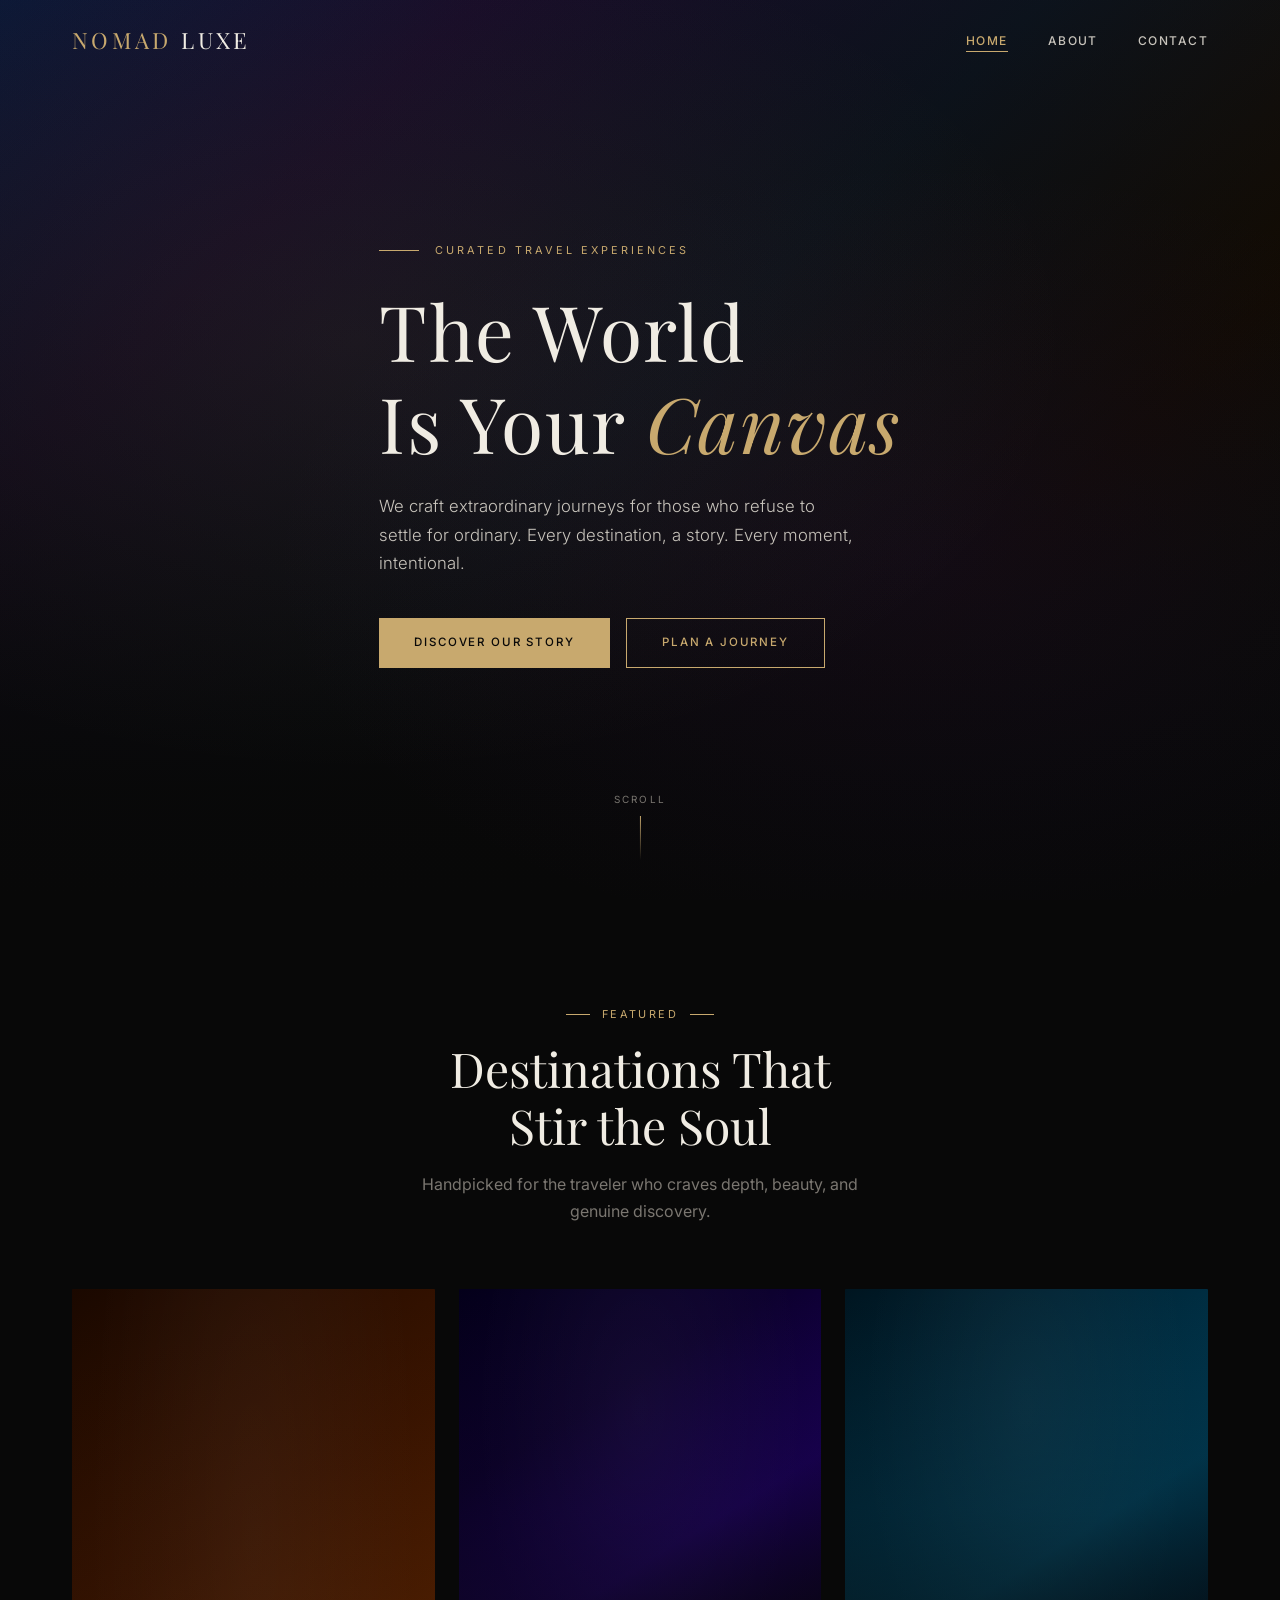
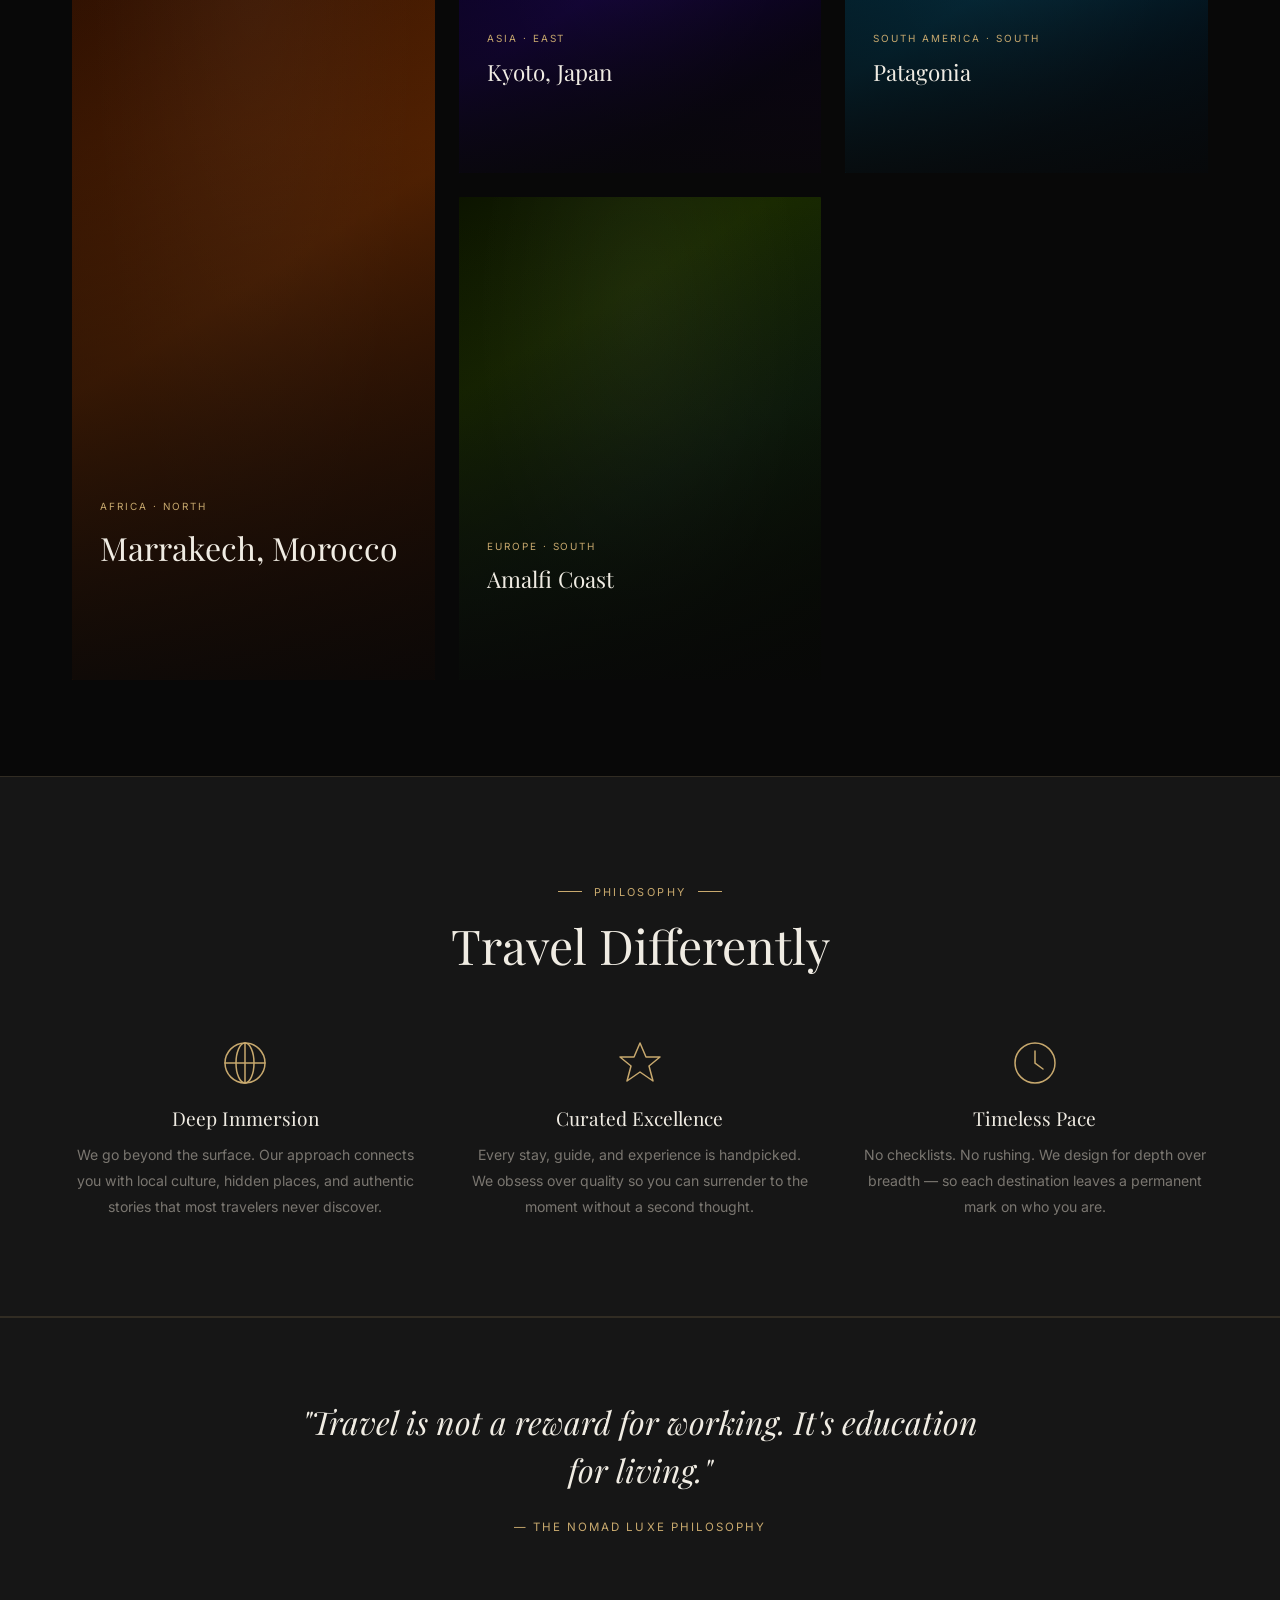
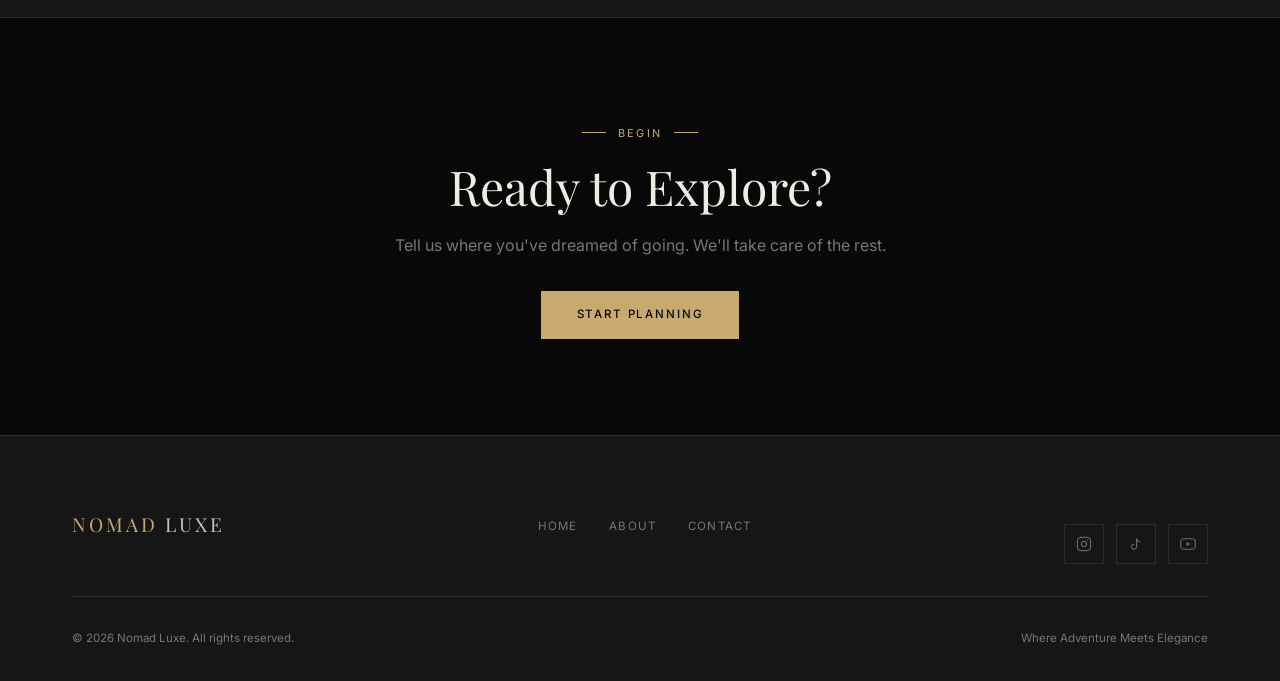
<file: index.html>
<!DOCTYPE html>
<html lang="en">
<head>
  <meta charset="UTF-8">
  <meta name="viewport" content="width=device-width, initial-scale=1.0">
  <title>Nomad Luxe — Where Adventure Meets Elegance</title>
  <meta name="description" content="Curated travel experiences for the discerning adventurer. Explore iconic destinations with a luxury lens.">
  <meta name="keywords" content="luxury travel, adventure travel, curated destinations, travel lifestyle">
  <meta property="og:title" content="Nomad Luxe — Where Adventure Meets Elegance">
  <meta property="og:description" content="Curated travel experiences for the discerning adventurer.">
  <meta property="og:type" content="website">
  <link rel="preconnect" href="https://fonts.googleapis.com">
  <link rel="preconnect" href="https://fonts.gstatic.com" crossorigin>
  <link href="https://fonts.googleapis.com/css2?family=Playfair+Display:ital,wght@0,400;0,500;0,600;0,700;1,400;1,500&family=Inter:wght@300;400;500;600&display=swap" rel="stylesheet">
  <link rel="stylesheet" href="css/style.css">
</head>
<body>

  <nav class="navbar">
    <div class="container nav-inner">
      <a href="index.html" class="nav-logo">Nomad <span>Luxe</span></a>
      <ul class="nav-links">
        <li><a href="index.html">Home</a></li>
        <li><a href="about.html">About</a></li>
        <li><a href="contact.html">Contact</a></li>
      </ul>
      <button class="nav-toggle" aria-label="Toggle menu">
        <span></span><span></span><span></span>
      </button>
    </div>
  </nav>

  <!-- Hero -->
  <section class="hero">
    <div class="hero-bg"></div>
    <div class="container">
      <div class="hero-content">
        <div class="hero-eyebrow">Curated Travel Experiences</div>
        <h1>The World<br>Is Your <em>Canvas</em></h1>
        <p class="hero-subtitle">We craft extraordinary journeys for those who refuse to settle for ordinary. Every destination, a story. Every moment, intentional.</p>
        <div class="hero-actions">
          <a href="about.html" class="btn btn-primary">Discover Our Story</a>
          <a href="contact.html" class="btn btn-outline">Plan a Journey</a>
        </div>
      </div>
    </div>
    <div class="hero-scroll">Scroll</div>
  </section>

  <!-- Destinations -->
  <section class="section">
    <div class="container">
      <div class="section-header fade-in">
        <div class="section-eyebrow">Featured</div>
        <h2 class="section-title">Destinations That<br>Stir the Soul</h2>
        <p class="section-subtitle">Handpicked for the traveler who craves depth, beauty, and genuine discovery.</p>
      </div>
      <div class="destinations-grid">
        <div class="destination-card fade-in">
          <div class="card-bg card-bg--morocco"></div>
          <div class="card-overlay"></div>
          <div class="card-content">
            <div class="card-region">Africa · North</div>
            <div class="card-title">Marrakech, Morocco</div>
            <p class="card-desc">Ancient medinas, rooftop riads, and the intoxicating scent of spice markets at golden hour.</p>
          </div>
        </div>
        <div class="destination-card fade-in">
          <div class="card-bg card-bg--japan"></div>
          <div class="card-overlay"></div>
          <div class="card-content">
            <div class="card-region">Asia · East</div>
            <div class="card-title">Kyoto, Japan</div>
            <p class="card-desc">Where centuries of tradition breathe quietly beneath lantern-lit streets and cherry blossoms.</p>
          </div>
        </div>
        <div class="destination-card fade-in">
          <div class="card-bg card-bg--patagonia"></div>
          <div class="card-overlay"></div>
          <div class="card-content">
            <div class="card-region">South America · South</div>
            <div class="card-title">Patagonia</div>
            <p class="card-desc">Raw, untamed landscapes at the end of the earth — glaciers, peaks, and silence profound.</p>
          </div>
        </div>
        <div class="destination-card fade-in">
          <div class="card-bg card-bg--amalfi"></div>
          <div class="card-overlay"></div>
          <div class="card-content">
            <div class="card-region">Europe · South</div>
            <div class="card-title">Amalfi Coast</div>
            <p class="card-desc">Cliffside villages draped in bougainvillea, sea-salted air, and la dolce vita in every bite.</p>
          </div>
        </div>
      </div>
    </div>
  </section>

  <!-- Philosophy -->
  <section class="section" style="background:var(--dark-2);border-top:1px solid var(--border);border-bottom:1px solid var(--border);">
    <div class="container">
      <div class="section-header fade-in">
        <div class="section-eyebrow">Philosophy</div>
        <h2 class="section-title">Travel Differently</h2>
      </div>
      <div class="features-grid">
        <div class="feature-item fade-in">
          <div class="feature-icon">
            <svg viewBox="0 0 48 48" fill="none" stroke="currentColor" stroke-width="1.5" stroke-linecap="round">
              <circle cx="24" cy="24" r="20"/>
              <ellipse cx="24" cy="24" rx="9" ry="20"/>
              <line x1="4" y1="24" x2="44" y2="24"/>
              <line x1="24" y1="4" x2="24" y2="44"/>
            </svg>
          </div>
          <h3 class="feature-title">Deep Immersion</h3>
          <p class="feature-text">We go beyond the surface. Our approach connects you with local culture, hidden places, and authentic stories that most travelers never discover.</p>
        </div>
        <div class="feature-item fade-in">
          <div class="feature-icon">
            <svg viewBox="0 0 48 48" fill="none" stroke="currentColor" stroke-width="1.5" stroke-linecap="round" stroke-linejoin="round">
              <path d="M24 4 L30 18 L44 18 L33 27 L37 42 L24 33 L11 42 L15 27 L4 18 L18 18 Z"/>
            </svg>
          </div>
          <h3 class="feature-title">Curated Excellence</h3>
          <p class="feature-text">Every stay, guide, and experience is handpicked. We obsess over quality so you can surrender to the moment without a second thought.</p>
        </div>
        <div class="feature-item fade-in">
          <div class="feature-icon">
            <svg viewBox="0 0 48 48" fill="none" stroke="currentColor" stroke-width="1.5" stroke-linecap="round">
              <circle cx="24" cy="24" r="20"/>
              <polyline points="24,12 24,24 32,30"/>
            </svg>
          </div>
          <h3 class="feature-title">Timeless Pace</h3>
          <p class="feature-text">No checklists. No rushing. We design for depth over breadth — so each destination leaves a permanent mark on who you are.</p>
        </div>
      </div>
    </div>
  </section>

  <!-- Quote -->
  <div class="quote-section fade-in">
    <div class="container">
      <p class="quote-text">"Travel is not a reward for working. It's education for living."</p>
      <div class="quote-author">— The Nomad Luxe Philosophy</div>
    </div>
  </div>

  <!-- CTA -->
  <section class="section cta-section">
    <div class="container">
      <div class="fade-in">
        <div class="section-eyebrow" style="justify-content:center;">Begin</div>
        <h2 class="section-title">Ready to Explore?</h2>
        <p>Tell us where you've dreamed of going. We'll take care of the rest.</p>
        <a href="contact.html" class="btn btn-primary">Start Planning</a>
      </div>
    </div>
  </section>

  <footer class="footer">
    <div class="container">
      <div class="footer-inner">
        <div class="footer-logo">Nomad <span>Luxe</span></div>
        <ul class="footer-nav">
          <li><a href="index.html">Home</a></li>
          <li><a href="about.html">About</a></li>
          <li><a href="contact.html">Contact</a></li>
        </ul>
        <div class="social-links">
          <a href="#" class="social-link" aria-label="Instagram">
            <svg width="16" height="16" viewBox="0 0 24 24" fill="none" stroke="currentColor" stroke-width="1.5" stroke-linecap="round">
              <rect x="2" y="2" width="20" height="20" rx="5"/>
              <circle cx="12" cy="12" r="4"/>
              <circle cx="17.5" cy="6.5" r="1" fill="currentColor" stroke="none"/>
            </svg>
          </a>
          <a href="#" class="social-link" aria-label="TikTok">
            <svg width="16" height="16" viewBox="0 0 24 24" fill="none" stroke="currentColor" stroke-width="1.5" stroke-linecap="round">
              <path d="M9 12a4 4 0 1 0 4 4V4a5 5 0 0 0 5 5"/>
            </svg>
          </a>
          <a href="#" class="social-link" aria-label="YouTube">
            <svg width="16" height="16" viewBox="0 0 24 24" fill="none" stroke="currentColor" stroke-width="1.5" stroke-linecap="round">
              <path d="M22.54 6.42a2.78 2.78 0 0 0-1.95-1.96C18.88 4 12 4 12 4s-6.88 0-8.59.46a2.78 2.78 0 0 0-1.95 1.96A29 29 0 0 0 1 12a29 29 0 0 0 .46 5.58 2.78 2.78 0 0 0 1.95 1.96C5.12 20 12 20 12 20s6.88 0 8.59-.46a2.78 2.78 0 0 0 1.95-1.96A29 29 0 0 0 23 12a29 29 0 0 0-.46-5.58z"/>
              <polygon points="9.75 15.02 15.5 12 9.75 8.98 9.75 15.02" fill="currentColor" stroke="none"/>
            </svg>
          </a>
        </div>
      </div>
      <div class="footer-bottom">
        <p class="footer-copy">© 2026 Nomad Luxe. All rights reserved.</p>
        <p class="footer-copy">Where Adventure Meets Elegance</p>
      </div>
    </div>
  </footer>

  <script src="js/main.js"></script>
</body>
</html>
</file>
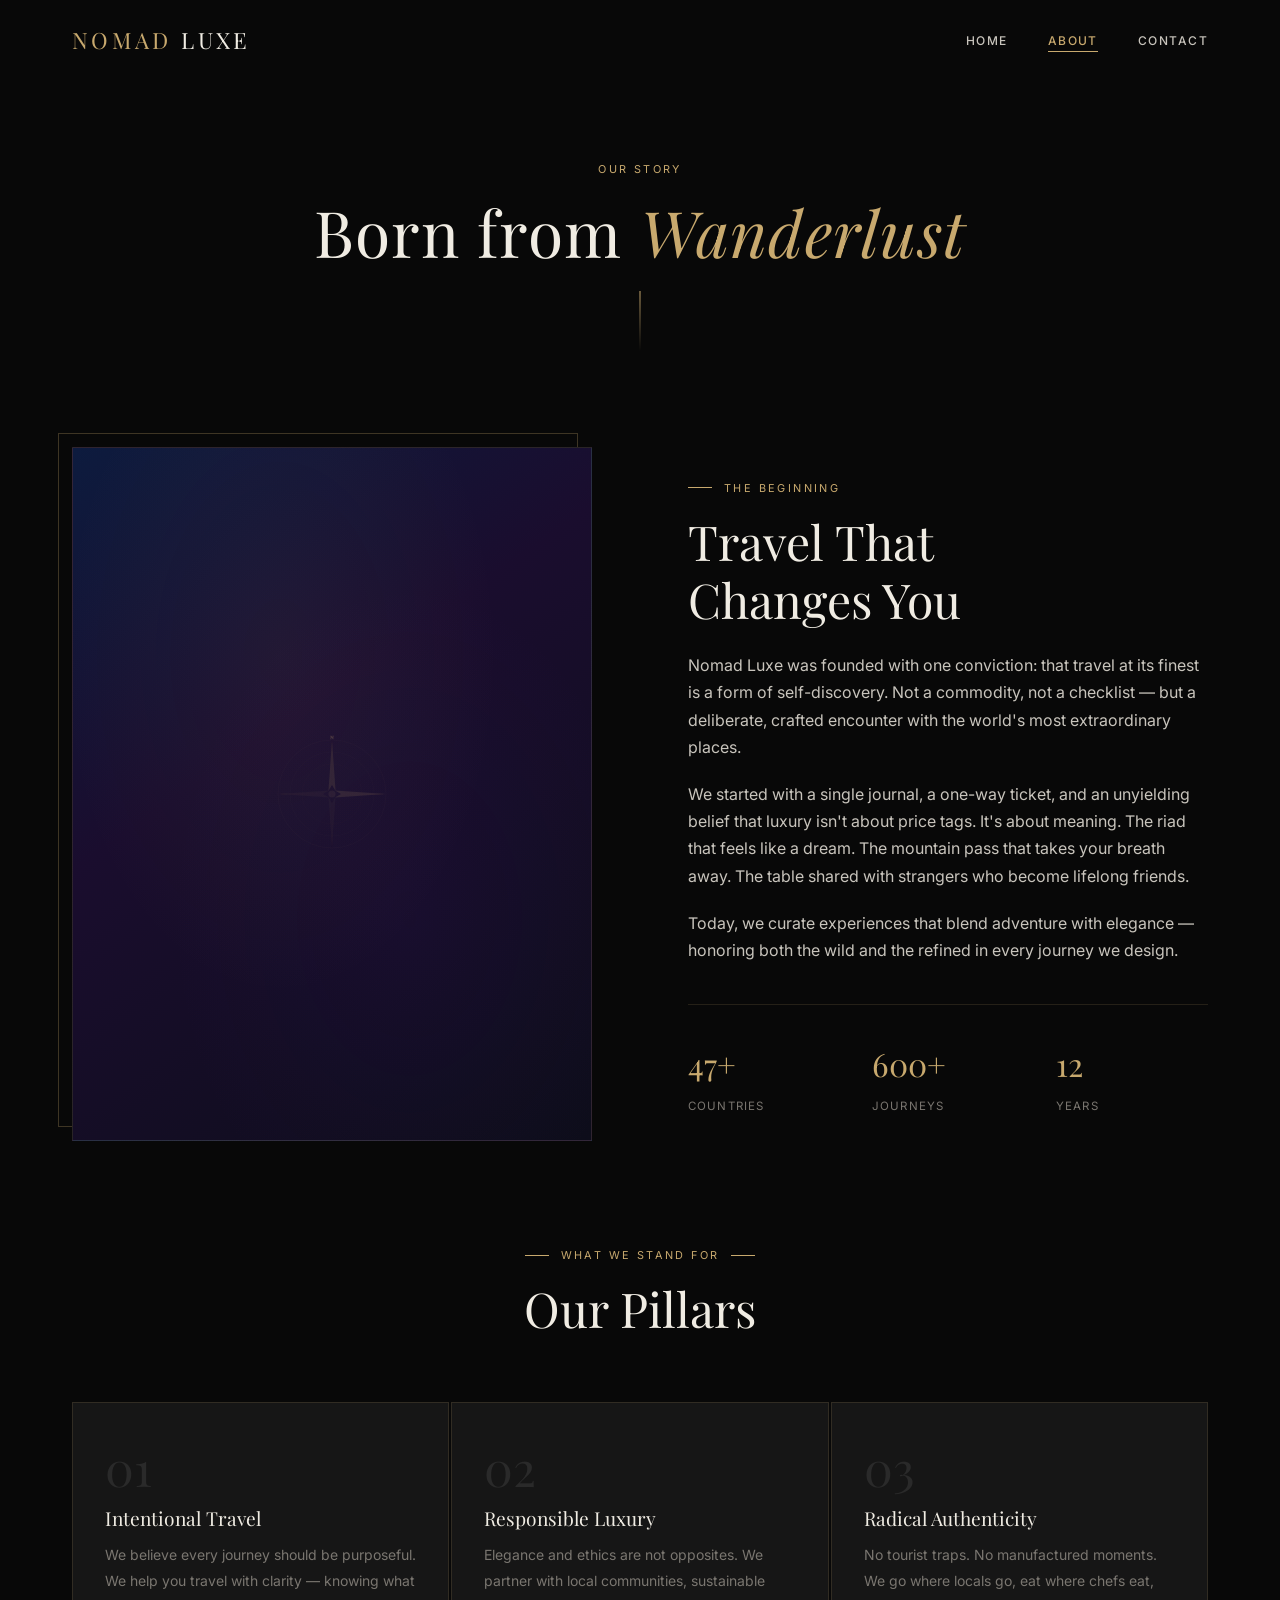
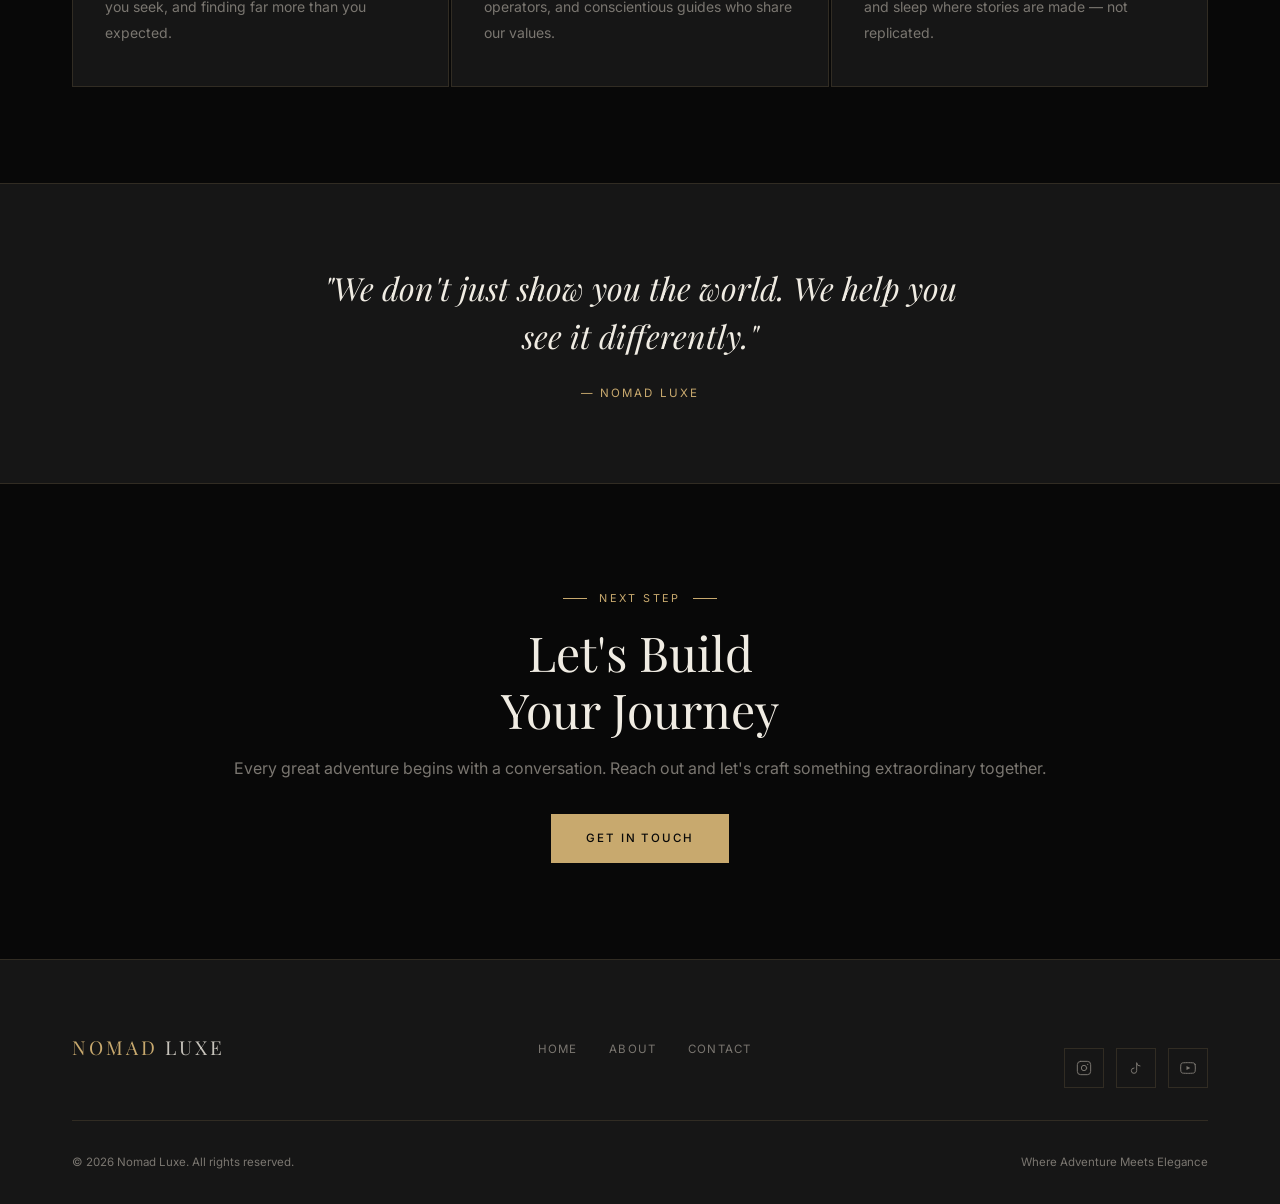
<file: about.html>
<!DOCTYPE html>
<html lang="en">
<head>
  <meta charset="UTF-8">
  <meta name="viewport" content="width=device-width, initial-scale=1.0">
  <title>About — Nomad Luxe</title>
  <meta name="description" content="The story behind Nomad Luxe — a travel brand built on the belief that every journey should be transformative, intentional, and extraordinary.">
  <meta name="keywords" content="about nomad luxe, luxury travel brand, travel philosophy, adventure travel story">
  <link rel="preconnect" href="https://fonts.googleapis.com">
  <link rel="preconnect" href="https://fonts.gstatic.com" crossorigin>
  <link href="https://fonts.googleapis.com/css2?family=Playfair+Display:ital,wght@0,400;0,500;0,600;0,700;1,400;1,500&family=Inter:wght@300;400;500;600&display=swap" rel="stylesheet">
  <link rel="stylesheet" href="css/style.css">
</head>
<body>

  <nav class="navbar">
    <div class="container nav-inner">
      <a href="index.html" class="nav-logo">Nomad <span>Luxe</span></a>
      <ul class="nav-links">
        <li><a href="index.html">Home</a></li>
        <li><a href="about.html">About</a></li>
        <li><a href="contact.html">Contact</a></li>
      </ul>
      <button class="nav-toggle" aria-label="Toggle menu">
        <span></span><span></span><span></span>
      </button>
    </div>
  </nav>

  <!-- Page Hero -->
  <section class="page-hero">
    <div class="container">
      <div class="page-eyebrow">Our Story</div>
      <h1 class="page-title">Born from <em style="font-style:italic;color:var(--gold);">Wanderlust</em></h1>
    </div>
  </section>

  <!-- Story -->
  <section class="section">
    <div class="container">
      <div class="about-story">
        <div class="about-image fade-in">
          <div class="about-image-bg">
            <!-- Compass rose illustration -->
            <svg viewBox="0 0 200 200" fill="none" stroke="currentColor" stroke-width="0.75" xmlns="http://www.w3.org/2000/svg">
              <circle cx="100" cy="100" r="90" stroke-opacity="0.3"/>
              <circle cx="100" cy="100" r="70" stroke-opacity="0.2"/>
              <circle cx="100" cy="100" r="50" stroke-opacity="0.15"/>
              <circle cx="100" cy="100" r="6" fill="currentColor" fill-opacity="0.4" stroke="none"/>
              <!-- Cardinal points -->
              <polygon points="100,10 106,95 100,85 94,95" fill="currentColor" fill-opacity="0.6" stroke="none"/>
              <polygon points="100,190 106,105 100,115 94,105" fill="currentColor" fill-opacity="0.2" stroke="none"/>
              <polygon points="10,100 95,94 85,100 95,106" fill="currentColor" fill-opacity="0.2" stroke="none"/>
              <polygon points="190,100 105,94 115,100 105,106" fill="currentColor" fill-opacity="0.6" stroke="none"/>
              <!-- Diagonal lines -->
              <line x1="100" y1="10"  x2="100" y2="190" stroke-opacity="0.1"/>
              <line x1="10"  y1="100" x2="190" y2="100" stroke-opacity="0.1"/>
              <line x1="27"  y1="27"  x2="173" y2="173" stroke-opacity="0.08"/>
              <line x1="173" y1="27"  x2="27"  y2="173" stroke-opacity="0.08"/>
              <!-- Tick marks -->
              <line x1="100" y1="15" x2="100" y2="25" stroke-opacity="0.3"/>
              <line x1="100" y1="175" x2="100" y2="185" stroke-opacity="0.3"/>
              <line x1="15"  y1="100" x2="25"  y2="100" stroke-opacity="0.3"/>
              <line x1="175" y1="100" x2="185" y2="100" stroke-opacity="0.3"/>
              <!-- N label -->
              <text x="100" y="8" text-anchor="middle" font-size="8" fill="currentColor" fill-opacity="0.5" font-family="serif">N</text>
            </svg>
          </div>
        </div>
        <div class="about-text">
          <div class="section-eyebrow">The Beginning</div>
          <h2>Travel That<br>Changes You</h2>
          <p>Nomad Luxe was founded with one conviction: that travel at its finest is a form of self-discovery. Not a commodity, not a checklist — but a deliberate, crafted encounter with the world's most extraordinary places.</p>
          <p>We started with a single journal, a one-way ticket, and an unyielding belief that luxury isn't about price tags. It's about meaning. The riad that feels like a dream. The mountain pass that takes your breath away. The table shared with strangers who become lifelong friends.</p>
          <p>Today, we curate experiences that blend adventure with elegance — honoring both the wild and the refined in every journey we design.</p>
          <div class="about-stats fade-in">
            <div>
              <span class="stat-value">47+</span>
              <span class="stat-label">Countries</span>
            </div>
            <div>
              <span class="stat-value">600+</span>
              <span class="stat-label">Journeys</span>
            </div>
            <div>
              <span class="stat-value">12</span>
              <span class="stat-label">Years</span>
            </div>
          </div>
        </div>
      </div>
    </div>
  </section>

  <!-- Values -->
  <section class="section" style="padding-top:0;">
    <div class="container">
      <div class="section-header fade-in">
        <div class="section-eyebrow">What We Stand For</div>
        <h2 class="section-title">Our Pillars</h2>
      </div>
      <div class="values-grid">
        <div class="value-card fade-in">
          <span class="value-number">01</span>
          <h3 class="value-title">Intentional Travel</h3>
          <p class="value-text">We believe every journey should be purposeful. We help you travel with clarity — knowing what you seek, and finding far more than you expected.</p>
        </div>
        <div class="value-card fade-in">
          <span class="value-number">02</span>
          <h3 class="value-title">Responsible Luxury</h3>
          <p class="value-text">Elegance and ethics are not opposites. We partner with local communities, sustainable operators, and conscientious guides who share our values.</p>
        </div>
        <div class="value-card fade-in">
          <span class="value-number">03</span>
          <h3 class="value-title">Radical Authenticity</h3>
          <p class="value-text">No tourist traps. No manufactured moments. We go where locals go, eat where chefs eat, and sleep where stories are made — not replicated.</p>
        </div>
      </div>
    </div>
  </section>

  <!-- Quote -->
  <div class="quote-section fade-in">
    <div class="container">
      <p class="quote-text">"We don't just show you the world. We help you see it differently."</p>
      <div class="quote-author">— Nomad Luxe</div>
    </div>
  </div>

  <!-- CTA -->
  <section class="section cta-section">
    <div class="container">
      <div class="fade-in">
        <div class="section-eyebrow" style="justify-content:center;">Next Step</div>
        <h2 class="section-title">Let's Build<br>Your Journey</h2>
        <p>Every great adventure begins with a conversation. Reach out and let's craft something extraordinary together.</p>
        <a href="contact.html" class="btn btn-primary">Get in Touch</a>
      </div>
    </div>
  </section>

  <footer class="footer">
    <div class="container">
      <div class="footer-inner">
        <div class="footer-logo">Nomad <span>Luxe</span></div>
        <ul class="footer-nav">
          <li><a href="index.html">Home</a></li>
          <li><a href="about.html">About</a></li>
          <li><a href="contact.html">Contact</a></li>
        </ul>
        <div class="social-links">
          <a href="#" class="social-link" aria-label="Instagram">
            <svg width="16" height="16" viewBox="0 0 24 24" fill="none" stroke="currentColor" stroke-width="1.5" stroke-linecap="round">
              <rect x="2" y="2" width="20" height="20" rx="5"/>
              <circle cx="12" cy="12" r="4"/>
              <circle cx="17.5" cy="6.5" r="1" fill="currentColor" stroke="none"/>
            </svg>
          </a>
          <a href="#" class="social-link" aria-label="TikTok">
            <svg width="16" height="16" viewBox="0 0 24 24" fill="none" stroke="currentColor" stroke-width="1.5" stroke-linecap="round">
              <path d="M9 12a4 4 0 1 0 4 4V4a5 5 0 0 0 5 5"/>
            </svg>
          </a>
          <a href="#" class="social-link" aria-label="YouTube">
            <svg width="16" height="16" viewBox="0 0 24 24" fill="none" stroke="currentColor" stroke-width="1.5" stroke-linecap="round">
              <path d="M22.54 6.42a2.78 2.78 0 0 0-1.95-1.96C18.88 4 12 4 12 4s-6.88 0-8.59.46a2.78 2.78 0 0 0-1.95 1.96A29 29 0 0 0 1 12a29 29 0 0 0 .46 5.58 2.78 2.78 0 0 0 1.95 1.96C5.12 20 12 20 12 20s6.88 0 8.59-.46a2.78 2.78 0 0 0 1.95-1.96A29 29 0 0 0 23 12a29 29 0 0 0-.46-5.58z"/>
              <polygon points="9.75 15.02 15.5 12 9.75 8.98 9.75 15.02" fill="currentColor" stroke="none"/>
            </svg>
          </a>
        </div>
      </div>
      <div class="footer-bottom">
        <p class="footer-copy">© 2026 Nomad Luxe. All rights reserved.</p>
        <p class="footer-copy">Where Adventure Meets Elegance</p>
      </div>
    </div>
  </footer>

  <script src="js/main.js"></script>
</body>
</html>
</file>
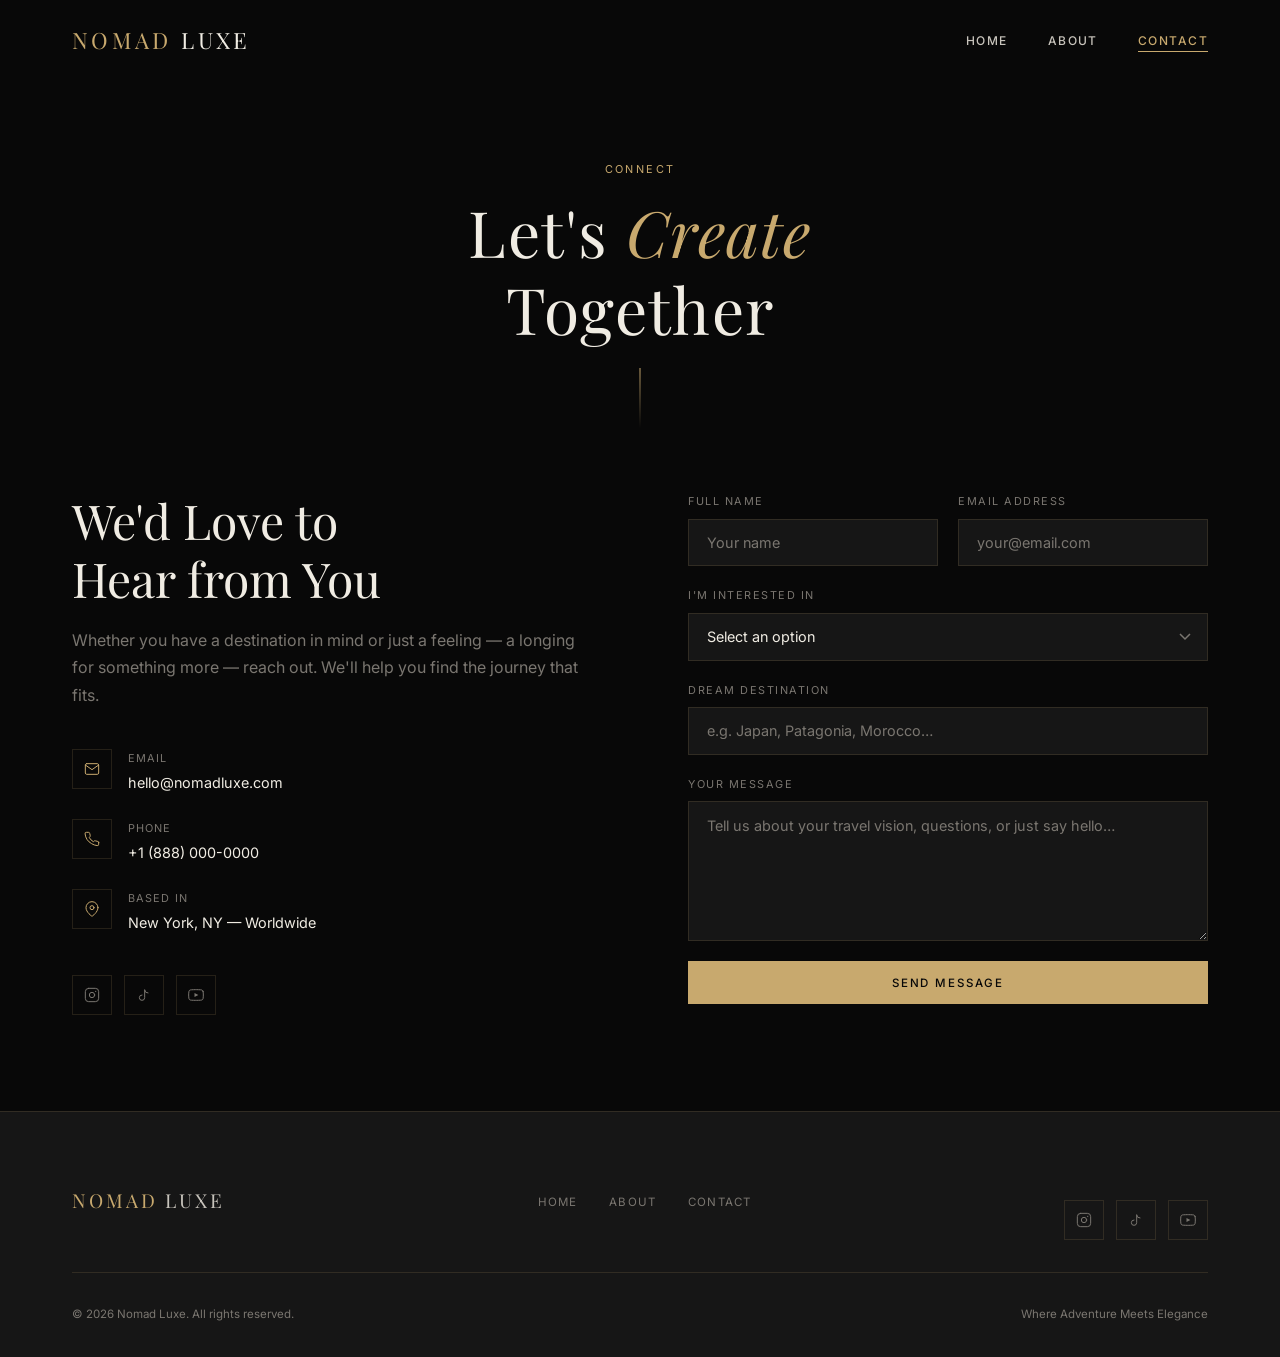
<file: contact.html>
<!DOCTYPE html>
<html lang="en">
<head>
  <meta charset="UTF-8">
  <meta name="viewport" content="width=device-width, initial-scale=1.0">
  <title>Contact — Nomad Luxe</title>
  <meta name="description" content="Start planning your next extraordinary journey. Reach out to Nomad Luxe and let's craft your perfect travel experience.">
  <meta name="keywords" content="contact nomad luxe, plan luxury travel, travel consultation, adventure trip planning">
  <link rel="preconnect" href="https://fonts.googleapis.com">
  <link rel="preconnect" href="https://fonts.gstatic.com" crossorigin>
  <link href="https://fonts.googleapis.com/css2?family=Playfair+Display:ital,wght@0,400;0,500;0,600;0,700;1,400;1,500&family=Inter:wght@300;400;500;600&display=swap" rel="stylesheet">
  <link rel="stylesheet" href="css/style.css">
</head>
<body>

  <nav class="navbar">
    <div class="container nav-inner">
      <a href="index.html" class="nav-logo">Nomad <span>Luxe</span></a>
      <ul class="nav-links">
        <li><a href="index.html">Home</a></li>
        <li><a href="about.html">About</a></li>
        <li><a href="contact.html">Contact</a></li>
      </ul>
      <button class="nav-toggle" aria-label="Toggle menu">
        <span></span><span></span><span></span>
      </button>
    </div>
  </nav>

  <!-- Page Hero -->
  <section class="page-hero">
    <div class="container">
      <div class="page-eyebrow">Connect</div>
      <h1 class="page-title">Let's <em style="font-style:italic;color:var(--gold);">Create</em><br>Together</h1>
    </div>
  </section>

  <!-- Contact Layout -->
  <section class="section" style="padding-top:4rem;">
    <div class="container">
      <div class="contact-layout">

        <!-- Info -->
        <div class="contact-info fade-in">
          <h2>We'd Love to<br>Hear from You</h2>
          <p>Whether you have a destination in mind or just a feeling — a longing for something more — reach out. We'll help you find the journey that fits.</p>

          <div class="contact-detail">
            <div class="contact-detail-icon">
              <svg width="16" height="16" viewBox="0 0 24 24" fill="none" stroke="currentColor" stroke-width="1.5" stroke-linecap="round" stroke-linejoin="round">
                <path d="M4 4h16c1.1 0 2 .9 2 2v12c0 1.1-.9 2-2 2H4c-1.1 0-2-.9-2-2V6c0-1.1.9-2 2-2z"/>
                <polyline points="22,6 12,13 2,6"/>
              </svg>
            </div>
            <div>
              <span class="contact-detail-label">Email</span>
              <div class="contact-detail-value">hello@nomadluxe.com</div>
            </div>
          </div>

          <div class="contact-detail">
            <div class="contact-detail-icon">
              <svg width="16" height="16" viewBox="0 0 24 24" fill="none" stroke="currentColor" stroke-width="1.5" stroke-linecap="round" stroke-linejoin="round">
                <path d="M22 16.92v3a2 2 0 0 1-2.18 2 19.79 19.79 0 0 1-8.63-3.07A19.5 19.5 0 0 1 4.69 13a19.79 19.79 0 0 1-3.07-8.67A2 2 0 0 1 3.6 2h3a2 2 0 0 1 2 1.72c.127.96.361 1.903.7 2.81a2 2 0 0 1-.45 2.11L7.91 9.91a16 16 0 0 0 6.16 6.16l.91-.86a2 2 0 0 1 2.11-.45c.907.339 1.85.573 2.81.7A2 2 0 0 1 22 16.92z"/>
              </svg>
            </div>
            <div>
              <span class="contact-detail-label">Phone</span>
              <div class="contact-detail-value">+1 (888) 000-0000</div>
            </div>
          </div>

          <div class="contact-detail">
            <div class="contact-detail-icon">
              <svg width="16" height="16" viewBox="0 0 24 24" fill="none" stroke="currentColor" stroke-width="1.5" stroke-linecap="round" stroke-linejoin="round">
                <path d="M21 10c0 7-9 13-9 13s-9-6-9-13a9 9 0 0 1 18 0z"/>
                <circle cx="12" cy="10" r="3"/>
              </svg>
            </div>
            <div>
              <span class="contact-detail-label">Based In</span>
              <div class="contact-detail-value">New York, NY — Worldwide</div>
            </div>
          </div>

          <div class="social-links">
            <a href="#" class="social-link" aria-label="Instagram">
              <svg width="16" height="16" viewBox="0 0 24 24" fill="none" stroke="currentColor" stroke-width="1.5" stroke-linecap="round">
                <rect x="2" y="2" width="20" height="20" rx="5"/>
                <circle cx="12" cy="12" r="4"/>
                <circle cx="17.5" cy="6.5" r="1" fill="currentColor" stroke="none"/>
              </svg>
            </a>
            <a href="#" class="social-link" aria-label="TikTok">
              <svg width="16" height="16" viewBox="0 0 24 24" fill="none" stroke="currentColor" stroke-width="1.5" stroke-linecap="round">
                <path d="M9 12a4 4 0 1 0 4 4V4a5 5 0 0 0 5 5"/>
              </svg>
            </a>
            <a href="#" class="social-link" aria-label="YouTube">
              <svg width="16" height="16" viewBox="0 0 24 24" fill="none" stroke="currentColor" stroke-width="1.5" stroke-linecap="round">
                <path d="M22.54 6.42a2.78 2.78 0 0 0-1.95-1.96C18.88 4 12 4 12 4s-6.88 0-8.59.46a2.78 2.78 0 0 0-1.95 1.96A29 29 0 0 0 1 12a29 29 0 0 0 .46 5.58 2.78 2.78 0 0 0 1.95 1.96C5.12 20 12 20 12 20s6.88 0 8.59-.46a2.78 2.78 0 0 0 1.95-1.96A29 29 0 0 0 23 12a29 29 0 0 0-.46-5.58z"/>
                <polygon points="9.75 15.02 15.5 12 9.75 8.98 9.75 15.02" fill="currentColor" stroke="none"/>
              </svg>
            </a>
          </div>
        </div>

        <!-- Form -->
        <div class="fade-in">
          <form class="contact-form" id="contactForm" novalidate>
            <div class="form-row">
              <div class="form-group">
                <label class="form-label" for="name">Full Name</label>
                <input class="form-input" type="text" id="name" name="name" placeholder="Your name" required>
              </div>
              <div class="form-group">
                <label class="form-label" for="email">Email Address</label>
                <input class="form-input" type="email" id="email" name="email" placeholder="your@email.com" required>
              </div>
            </div>
            <div class="form-group">
              <label class="form-label" for="interest">I'm Interested In</label>
              <select class="form-select" id="interest" name="interest">
                <option value="">Select an option</option>
                <option value="planning">Custom Trip Planning</option>
                <option value="collaboration">Brand Collaboration</option>
                <option value="media">Media &amp; Press</option>
                <option value="other">Something Else</option>
              </select>
            </div>
            <div class="form-group">
              <label class="form-label" for="destination">Dream Destination</label>
              <input class="form-input" type="text" id="destination" name="destination" placeholder="e.g. Japan, Patagonia, Morocco…">
            </div>
            <div class="form-group">
              <label class="form-label" for="message">Your Message</label>
              <textarea class="form-textarea" id="message" name="message" placeholder="Tell us about your travel vision, questions, or just say hello…" required></textarea>
            </div>
            <button type="submit" class="btn btn-primary" style="width:100%;justify-content:center;">Send Message</button>
          </form>

          <div class="form-success" id="formSuccess">
            <p style="font-family:var(--font-serif);font-size:1.2rem;color:var(--gold);margin-bottom:0.5rem;">Message Received</p>
            <p style="font-size:0.875rem;color:var(--muted);">We'll be in touch within 24 hours. Adventure awaits.</p>
          </div>
        </div>

      </div>
    </div>
  </section>

  <footer class="footer">
    <div class="container">
      <div class="footer-inner">
        <div class="footer-logo">Nomad <span>Luxe</span></div>
        <ul class="footer-nav">
          <li><a href="index.html">Home</a></li>
          <li><a href="about.html">About</a></li>
          <li><a href="contact.html">Contact</a></li>
        </ul>
        <div class="social-links">
          <a href="#" class="social-link" aria-label="Instagram">
            <svg width="16" height="16" viewBox="0 0 24 24" fill="none" stroke="currentColor" stroke-width="1.5" stroke-linecap="round">
              <rect x="2" y="2" width="20" height="20" rx="5"/>
              <circle cx="12" cy="12" r="4"/>
              <circle cx="17.5" cy="6.5" r="1" fill="currentColor" stroke="none"/>
            </svg>
          </a>
          <a href="#" class="social-link" aria-label="TikTok">
            <svg width="16" height="16" viewBox="0 0 24 24" fill="none" stroke="currentColor" stroke-width="1.5" stroke-linecap="round">
              <path d="M9 12a4 4 0 1 0 4 4V4a5 5 0 0 0 5 5"/>
            </svg>
          </a>
          <a href="#" class="social-link" aria-label="YouTube">
            <svg width="16" height="16" viewBox="0 0 24 24" fill="none" stroke="currentColor" stroke-width="1.5" stroke-linecap="round">
              <path d="M22.54 6.42a2.78 2.78 0 0 0-1.95-1.96C18.88 4 12 4 12 4s-6.88 0-8.59.46a2.78 2.78 0 0 0-1.95 1.96A29 29 0 0 0 1 12a29 29 0 0 0 .46 5.58 2.78 2.78 0 0 0 1.95 1.96C5.12 20 12 20 12 20s6.88 0 8.59-.46a2.78 2.78 0 0 0 1.95-1.96A29 29 0 0 0 23 12a29 29 0 0 0-.46-5.58z"/>
              <polygon points="9.75 15.02 15.5 12 9.75 8.98 9.75 15.02" fill="currentColor" stroke="none"/>
            </svg>
          </a>
        </div>
      </div>
      <div class="footer-bottom">
        <p class="footer-copy">© 2026 Nomad Luxe. All rights reserved.</p>
        <p class="footer-copy">Where Adventure Meets Elegance</p>
      </div>
    </div>
  </footer>

  <script src="js/main.js"></script>
</body>
</html>
</file>
<file: css/style.css>
/* ============================
   NOMAD LUXE — Stylesheet
   Dark · Luxurious · Travel
   ============================ */

*, *::before, *::after {
  box-sizing: border-box;
  margin: 0;
  padding: 0;
}

:root {
  --black:      #080808;
  --dark:       #0f0f0f;
  --dark-2:     #161616;
  --dark-3:     #1f1f1f;
  --dark-4:     #2a2a2a;
  --gold:       #c8a96e;
  --gold-light: #e0c890;
  --gold-dark:  #9a7d4a;
  --cream:      #f0ece3;
  --cream-dark: #c8c4bc;
  --muted:      #7a7670;
  --border:     rgba(200, 169, 110, 0.15);

  --font-serif: 'Playfair Display', Georgia, serif;
  --font-sans:  'Inter', system-ui, -apple-system, sans-serif;

  --nav-h:      80px;
  --ease:       cubic-bezier(0.4, 0, 0.2, 1);
  --t:          0.3s cubic-bezier(0.4, 0, 0.2, 1);
  --t-slow:     0.6s cubic-bezier(0.4, 0, 0.2, 1);
}

html { scroll-behavior: smooth; }

body {
  background: var(--black);
  color: var(--cream);
  font-family: var(--font-sans);
  font-size: 16px;
  line-height: 1.7;
  -webkit-font-smoothing: antialiased;
}

/* ---- Typography ---- */
h1, h2, h3, h4 {
  font-family: var(--font-serif);
  font-weight: 400;
  line-height: 1.2;
}
h1 { font-size: clamp(2.5rem, 6vw, 5rem); letter-spacing: 0.02em; }
h2 { font-size: clamp(1.8rem, 4vw, 3rem); }
h3 { font-size: clamp(1.15rem, 2.5vw, 1.5rem); }
p  { color: var(--cream-dark); }
a  { color: inherit; text-decoration: none; }
img { display: block; max-width: 100%; }

/* ---- Layout ---- */
.container {
  max-width: 1200px;
  margin: 0 auto;
  padding: 0 2rem;
}
.section    { padding: 6rem 0; }
.section-sm { padding: 4rem 0; }

/* =====================
   NAVBAR
   ===================== */
.navbar {
  position: fixed;
  top: 0; left: 0; right: 0;
  z-index: 100;
  height: var(--nav-h);
  display: flex;
  align-items: center;
  transition: background var(--t), backdrop-filter var(--t);
}
.navbar.scrolled {
  background: rgba(8, 8, 8, 0.92);
  backdrop-filter: blur(14px);
  -webkit-backdrop-filter: blur(14px);
  border-bottom: 1px solid var(--border);
}

.nav-inner {
  display: flex;
  align-items: center;
  justify-content: space-between;
  width: 100%;
}

.nav-logo {
  font-family: var(--font-serif);
  font-size: 1.4rem;
  letter-spacing: 0.15em;
  color: var(--gold);
  text-transform: uppercase;
}
.nav-logo span { color: var(--cream); }

.nav-links {
  display: flex;
  gap: 2.5rem;
  list-style: none;
}
.nav-links a {
  font-size: 0.75rem;
  font-weight: 500;
  letter-spacing: 0.12em;
  text-transform: uppercase;
  color: var(--cream-dark);
  transition: color var(--t);
  position: relative;
}
.nav-links a::after {
  content: '';
  position: absolute;
  bottom: -4px; left: 0;
  width: 0; height: 1px;
  background: var(--gold);
  transition: width var(--t);
}
.nav-links a:hover,
.nav-links a.active { color: var(--gold); }
.nav-links a:hover::after,
.nav-links a.active::after { width: 100%; }

.nav-toggle {
  display: none;
  flex-direction: column;
  gap: 5px;
  cursor: pointer;
  padding: 4px;
  background: none;
  border: none;
}
.nav-toggle span {
  display: block;
  width: 24px; height: 1px;
  background: var(--cream);
  transition: var(--t);
}

/* =====================
   BUTTONS
   ===================== */
.btn {
  display: inline-flex;
  align-items: center;
  gap: 0.5rem;
  padding: 0.9rem 2.2rem;
  font-family: var(--font-sans);
  font-size: 0.72rem;
  font-weight: 500;
  letter-spacing: 0.16em;
  text-transform: uppercase;
  border: none;
  cursor: pointer;
  transition: var(--t);
}
.btn-primary {
  background: var(--gold);
  color: var(--black);
}
.btn-primary:hover {
  background: var(--gold-light);
  transform: translateY(-2px);
}
.btn-outline {
  background: transparent;
  color: var(--gold);
  border: 1px solid var(--gold);
}
.btn-outline:hover {
  background: var(--gold);
  color: var(--black);
}

/* =====================
   HERO
   ===================== */
.hero {
  position: relative;
  min-height: 100vh;
  display: flex;
  align-items: center;
  overflow: hidden;
}

.hero-bg {
  position: absolute;
  inset: 0;
  background:
    linear-gradient(180deg,
      rgba(8,8,8,0.15) 0%,
      rgba(8,8,8,0.55) 50%,
      rgba(8,8,8,0.97) 88%,
      rgba(8,8,8,1) 100%
    ),
    linear-gradient(135deg,
      #0d1b3e 0%,
      #1a0d2e 22%,
      #0d1520 48%,
      #180d00 72%,
      #0a1205 100%
    );
}
.hero-bg::before {
  content: '';
  position: absolute;
  inset: 0;
  background:
    radial-gradient(ellipse at 28% 38%, rgba(200, 169, 110, 0.07) 0%, transparent 55%),
    radial-gradient(ellipse at 72% 62%, rgba(80, 30, 160, 0.09) 0%, transparent 50%);
}

.hero-content {
  position: relative;
  z-index: 1;
  max-width: 720px;
}

.hero-eyebrow {
  display: inline-flex;
  align-items: center;
  gap: 1rem;
  font-size: 0.68rem;
  letter-spacing: 0.28em;
  text-transform: uppercase;
  color: var(--gold);
  margin-bottom: 1.5rem;
}
.hero-eyebrow::before {
  content: '';
  display: block;
  width: 40px; height: 1px;
  background: var(--gold);
}

.hero h1 { margin-bottom: 1.5rem; color: var(--cream); }
.hero h1 em { font-style: italic; color: var(--gold); }

.hero-subtitle {
  font-size: 1.05rem;
  color: var(--cream-dark);
  max-width: 480px;
  margin-bottom: 2.5rem;
  font-weight: 300;
}

.hero-actions {
  display: flex;
  gap: 1rem;
  flex-wrap: wrap;
}

.hero-scroll {
  position: absolute;
  bottom: 2.5rem;
  left: 50%;
  transform: translateX(-50%);
  display: flex;
  flex-direction: column;
  align-items: center;
  gap: 0.5rem;
  font-size: 0.62rem;
  letter-spacing: 0.22em;
  text-transform: uppercase;
  color: var(--muted);
  animation: scrollBob 2.2s ease-in-out infinite;
}
.hero-scroll::after {
  content: '';
  display: block;
  width: 1px; height: 44px;
  background: linear-gradient(to bottom, var(--gold), transparent);
}
@keyframes scrollBob {
  0%, 100% { opacity: 0.45; transform: translateX(-50%) translateY(0); }
  50%       { opacity: 1;    transform: translateX(-50%) translateY(5px); }
}

/* =====================
   SECTION HEADER
   ===================== */
.section-header {
  text-align: center;
  margin-bottom: 4rem;
}

.section-eyebrow {
  display: inline-flex;
  align-items: center;
  gap: 0.75rem;
  font-size: 0.68rem;
  letter-spacing: 0.22em;
  text-transform: uppercase;
  color: var(--gold);
  margin-bottom: 1rem;
}
.section-eyebrow::before,
.section-eyebrow::after {
  content: '';
  display: block;
  width: 24px; height: 1px;
  background: var(--gold);
}

.section-title   { color: var(--cream); margin-bottom: 1rem; }
.section-subtitle {
  font-size: 1rem;
  color: var(--muted);
  max-width: 460px;
  margin: 0 auto;
}

/* =====================
   DESTINATION CARDS
   ===================== */
.destinations-grid {
  display: grid;
  grid-template-columns: repeat(3, 1fr);
  gap: 1.5rem;
}

.destination-card {
  position: relative;
  border-radius: 1px;
  overflow: hidden;
  aspect-ratio: 3/4;
  cursor: pointer;
  transition: transform var(--t);
}
.destination-card:hover { transform: translateY(-6px); }
.destination-card:first-child {
  grid-row: span 2;
  aspect-ratio: auto;
}

.card-bg {
  position: absolute;
  inset: 0;
  transition: transform var(--t-slow);
}
.destination-card:hover .card-bg { transform: scale(1.04); }

.card-bg--morocco  { background: linear-gradient(148deg, #1a0800 0%, #3d1500 28%, #6b2a00 58%, #2a0c00 100%); }
.card-bg--japan    { background: linear-gradient(148deg, #04001a 0%, #0c002e 28%, #1a005a 55%, #0a001f 82%, #140020 100%); }
.card-bg--patagonia{ background: linear-gradient(148deg, #001520 0%, #002a3d 28%, #003e58 55%, #001c2e 80%, #000c18 100%); }
.card-bg--amalfi   { background: linear-gradient(148deg, #0c1400 0%, #192900 28%, #0f1f0c 58%, #040800 100%); }

.card-bg::after {
  content: '';
  position: absolute;
  inset: 0;
  background: radial-gradient(ellipse at 50% 25%, rgba(255,255,255,0.04) 0%, transparent 65%);
}

.card-overlay {
  position: absolute;
  inset: 0;
  background: linear-gradient(to top, rgba(8,8,8,0.88) 0%, rgba(8,8,8,0.25) 55%, transparent 100%);
}

.card-content {
  position: absolute;
  bottom: 0; left: 0; right: 0;
  padding: 1.75rem;
}

.card-region {
  font-size: 0.62rem;
  letter-spacing: 0.2em;
  text-transform: uppercase;
  color: var(--gold);
  margin-bottom: 0.35rem;
}

.card-title {
  font-family: var(--font-serif);
  font-size: 1.4rem;
  color: var(--cream);
  margin-bottom: 0.5rem;
}
.destination-card:first-child .card-title { font-size: 2rem; }

.card-desc {
  font-size: 0.85rem;
  color: var(--cream-dark);
  opacity: 0;
  transform: translateY(8px);
  transition: var(--t);
}
.destination-card:hover .card-desc {
  opacity: 1;
  transform: translateY(0);
}

/* =====================
   FEATURES / PILLARS
   ===================== */
.features-grid {
  display: grid;
  grid-template-columns: repeat(3, 1fr);
  gap: 3rem;
}

.feature-item { text-align: center; }

.feature-icon {
  width: 48px; height: 48px;
  margin: 0 auto 1.25rem;
  color: var(--gold);
}

.feature-title {
  font-family: var(--font-serif);
  font-size: 1.2rem;
  color: var(--cream);
  margin-bottom: 0.75rem;
}

.feature-text {
  font-size: 0.88rem;
  color: var(--muted);
  line-height: 1.85;
}

/* =====================
   QUOTE SECTION
   ===================== */
.quote-section {
  background: var(--dark-2);
  border-top: 1px solid var(--border);
  border-bottom: 1px solid var(--border);
  text-align: center;
  padding: 5rem 0;
}

.quote-text {
  font-family: var(--font-serif);
  font-size: clamp(1.3rem, 3vw, 2rem);
  font-style: italic;
  color: var(--cream);
  max-width: 680px;
  margin: 0 auto 1.5rem;
  line-height: 1.5;
}

.quote-author {
  font-size: 0.72rem;
  letter-spacing: 0.18em;
  text-transform: uppercase;
  color: var(--gold);
}

/* =====================
   CTA SECTION
   ===================== */
.cta-section { text-align: center; }
.cta-section .section-title { max-width: 540px; margin: 0 auto 1rem; }
.cta-section p { margin-bottom: 2rem; color: var(--muted); }

/* =====================
   PAGE HERO (About/Contact)
   ===================== */
.page-hero {
  padding-top: calc(var(--nav-h) + 5rem);
  padding-bottom: 5rem;
  text-align: center;
  position: relative;
}
.page-hero::after {
  content: '';
  position: absolute;
  bottom: 0; left: 50%;
  transform: translateX(-50%);
  width: 1px; height: 60px;
  background: linear-gradient(to bottom, var(--gold), transparent);
}
.page-eyebrow {
  font-size: 0.68rem;
  letter-spacing: 0.22em;
  text-transform: uppercase;
  color: var(--gold);
  margin-bottom: 1rem;
}
.page-title {
  font-size: clamp(2.5rem, 5vw, 4.5rem);
  color: var(--cream);
}

/* =====================
   ABOUT STORY
   ===================== */
.about-story {
  display: grid;
  grid-template-columns: 1fr 1fr;
  gap: 6rem;
  align-items: center;
}

.about-image {
  position: relative;
  aspect-ratio: 3/4;
}
.about-image::before {
  content: '';
  position: absolute;
  top: -14px; left: -14px;
  right: 14px; bottom: 14px;
  border: 1px solid rgba(200, 169, 110, 0.28);
  z-index: 0;
}
.about-image-bg {
  position: absolute;
  inset: 0;
  background:
    radial-gradient(ellipse at 40% 30%, rgba(200, 169, 110, 0.06) 0%, transparent 50%),
    radial-gradient(ellipse at 65% 68%, rgba(80, 30, 160, 0.07) 0%, transparent 50%),
    linear-gradient(145deg, #0d1b3e 0%, #1a0d2e 40%, #0d0d1a 100%);
  border: 1px solid var(--border);
  display: flex;
  align-items: center;
  justify-content: center;
}
.about-image-bg svg {
  width: 120px; height: 120px;
  color: rgba(200, 169, 110, 0.2);
}

.about-text .section-eyebrow { justify-content: flex-start; }
.about-text .section-eyebrow::after { display: none; }
.about-text h2 { color: var(--cream); margin-bottom: 1.5rem; }
.about-text p  { margin-bottom: 1.25rem; color: var(--cream-dark); }

.about-stats {
  display: grid;
  grid-template-columns: repeat(3, 1fr);
  gap: 2rem;
  margin-top: 2.5rem;
  padding-top: 2rem;
  border-top: 1px solid var(--border);
}
.stat-value {
  display: block;
  font-family: var(--font-serif);
  font-size: 2rem;
  color: var(--gold);
}
.stat-label {
  font-size: 0.72rem;
  letter-spacing: 0.1em;
  text-transform: uppercase;
  color: var(--muted);
}

/* =====================
   VALUES GRID
   ===================== */
.values-grid {
  display: grid;
  grid-template-columns: repeat(3, 1fr);
  gap: 2px;
}

.value-card {
  background: var(--dark-2);
  padding: 2.5rem 2rem;
  border: 1px solid var(--border);
  transition: var(--t);
}
.value-card:hover {
  background: var(--dark-3);
  border-color: rgba(200, 169, 110, 0.3);
}

.value-number {
  display: block;
  font-family: var(--font-serif);
  font-size: 3rem;
  color: var(--dark-4);
  line-height: 1;
  margin-bottom: 1rem;
}
.value-title {
  font-family: var(--font-serif);
  font-size: 1.2rem;
  color: var(--cream);
  margin-bottom: 0.75rem;
}
.value-text {
  font-size: 0.875rem;
  color: var(--muted);
  line-height: 1.85;
}

/* =====================
   CONTACT
   ===================== */
.contact-layout {
  display: grid;
  grid-template-columns: 1fr 1fr;
  gap: 6rem;
  align-items: start;
}

.contact-info h2 { color: var(--cream); margin-bottom: 1.25rem; }
.contact-info p  { color: var(--muted); margin-bottom: 2.5rem; }

.contact-detail {
  display: flex;
  gap: 1rem;
  margin-bottom: 1.5rem;
  align-items: flex-start;
}
.contact-detail-icon {
  width: 40px; height: 40px;
  border: 1px solid var(--border);
  display: flex;
  align-items: center;
  justify-content: center;
  flex-shrink: 0;
  color: var(--gold);
}
.contact-detail-label {
  display: block;
  font-size: 0.68rem;
  letter-spacing: 0.1em;
  text-transform: uppercase;
  color: var(--muted);
  margin-bottom: 0.2rem;
}
.contact-detail-value {
  font-size: 0.9rem;
  color: var(--cream);
}

.social-links { display: flex; gap: 0.75rem; margin-top: 2.5rem; }
.social-link {
  width: 40px; height: 40px;
  border: 1px solid var(--border);
  display: flex;
  align-items: center;
  justify-content: center;
  color: var(--muted);
  transition: var(--t);
}
.social-link:hover { border-color: var(--gold); color: var(--gold); }

/* ---- Form ---- */
.contact-form { display: flex; flex-direction: column; gap: 1.25rem; }

.form-group { display: flex; flex-direction: column; gap: 0.5rem; }

.form-row {
  display: grid;
  grid-template-columns: 1fr 1fr;
  gap: 1.25rem;
}

.form-label {
  font-size: 0.68rem;
  letter-spacing: 0.14em;
  text-transform: uppercase;
  color: var(--muted);
}

.form-input,
.form-textarea,
.form-select {
  background: var(--dark-2);
  border: 1px solid var(--border);
  color: var(--cream);
  padding: 0.9rem 1.1rem;
  font-family: var(--font-sans);
  font-size: 0.9rem;
  transition: border-color var(--t), background var(--t);
  outline: none;
  width: 100%;
  border-radius: 0;
  -webkit-appearance: none;
}
.form-input:focus,
.form-textarea:focus,
.form-select:focus {
  border-color: var(--gold);
  background: var(--dark-3);
}
.form-input::placeholder,
.form-textarea::placeholder { color: var(--muted); }
.form-textarea { resize: vertical; min-height: 140px; }

.form-select {
  cursor: pointer;
  background-image: url("data:image/svg+xml,%3Csvg xmlns='http://www.w3.org/2000/svg' width='12' height='8' viewBox='0 0 12 8'%3E%3Cpath d='M1 1l5 5 5-5' stroke='%237a7670' stroke-width='1.5' fill='none'/%3E%3C/svg%3E");
  background-repeat: no-repeat;
  background-position: right 1rem center;
  padding-right: 2.5rem;
}
.form-select option { background: var(--dark-2); }

.form-success {
  display: none;
  text-align: center;
  padding: 2.5rem 2rem;
  border: 1px solid rgba(200, 169, 110, 0.25);
  background: rgba(200, 169, 110, 0.04);
}

/* =====================
   FOOTER
   ===================== */
.footer {
  background: var(--dark-2);
  border-top: 1px solid var(--border);
  padding: 3rem 0 2rem;
}
.footer-inner {
  display: flex;
  justify-content: space-between;
  align-items: center;
  padding-bottom: 2rem;
  margin-bottom: 2rem;
  border-bottom: 1px solid var(--border);
}
.footer-logo {
  font-family: var(--font-serif);
  font-size: 1.2rem;
  letter-spacing: 0.15em;
  color: var(--gold);
  text-transform: uppercase;
}
.footer-logo span { color: var(--cream-dark); }

.footer-nav { display: flex; gap: 2rem; list-style: none; }
.footer-nav a {
  font-size: 0.72rem;
  letter-spacing: 0.1em;
  text-transform: uppercase;
  color: var(--muted);
  transition: color var(--t);
}
.footer-nav a:hover { color: var(--gold); }

.footer-bottom {
  display: flex;
  justify-content: space-between;
  align-items: center;
}
.footer-copy { font-size: 0.72rem; color: var(--muted); }

/* =====================
   FADE-IN ANIMATION
   ===================== */
.fade-in {
  opacity: 0;
  transform: translateY(24px);
  transition: opacity 0.7s ease, transform 0.7s ease;
}
.fade-in.visible {
  opacity: 1;
  transform: translateY(0);
}

/* =====================
   RESPONSIVE
   ===================== */
@media (max-width: 900px) {
  .destinations-grid { grid-template-columns: 1fr 1fr; }
  .destination-card:first-child {
    grid-column: span 2;
    grid-row: span 1;
    aspect-ratio: 16/9;
  }
  .features-grid { grid-template-columns: 1fr; gap: 2.5rem; }
  .about-story   { grid-template-columns: 1fr; gap: 3rem; }
  .about-image   { display: none; }
  .values-grid   { grid-template-columns: 1fr; }
  .contact-layout{ grid-template-columns: 1fr; gap: 3rem; }
  .form-row      { grid-template-columns: 1fr; }
}

@media (max-width: 640px) {
  .nav-links {
    display: none;
    position: fixed;
    top: var(--nav-h); left: 0; right: 0;
    background: rgba(8, 8, 8, 0.97);
    backdrop-filter: blur(14px);
    flex-direction: column;
    align-items: center;
    gap: 0;
    padding: 1rem 0;
    border-bottom: 1px solid var(--border);
  }
  .nav-links.open  { display: flex; }
  .nav-links li    { width: 100%; text-align: center; }
  .nav-links a     { display: block; padding: 1rem; }
  .nav-toggle      { display: flex; }

  .destinations-grid { grid-template-columns: 1fr; }
  .destination-card:first-child {
    grid-column: span 1;
    aspect-ratio: 4/3;
  }

  .footer-inner  { flex-direction: column; gap: 1.5rem; text-align: center; }
  .footer-bottom { flex-direction: column; gap: 0.75rem; text-align: center; }
  .hero-actions  { flex-direction: column; }
  .about-stats   { grid-template-columns: repeat(3, 1fr); gap: 1rem; }
}
</file>
